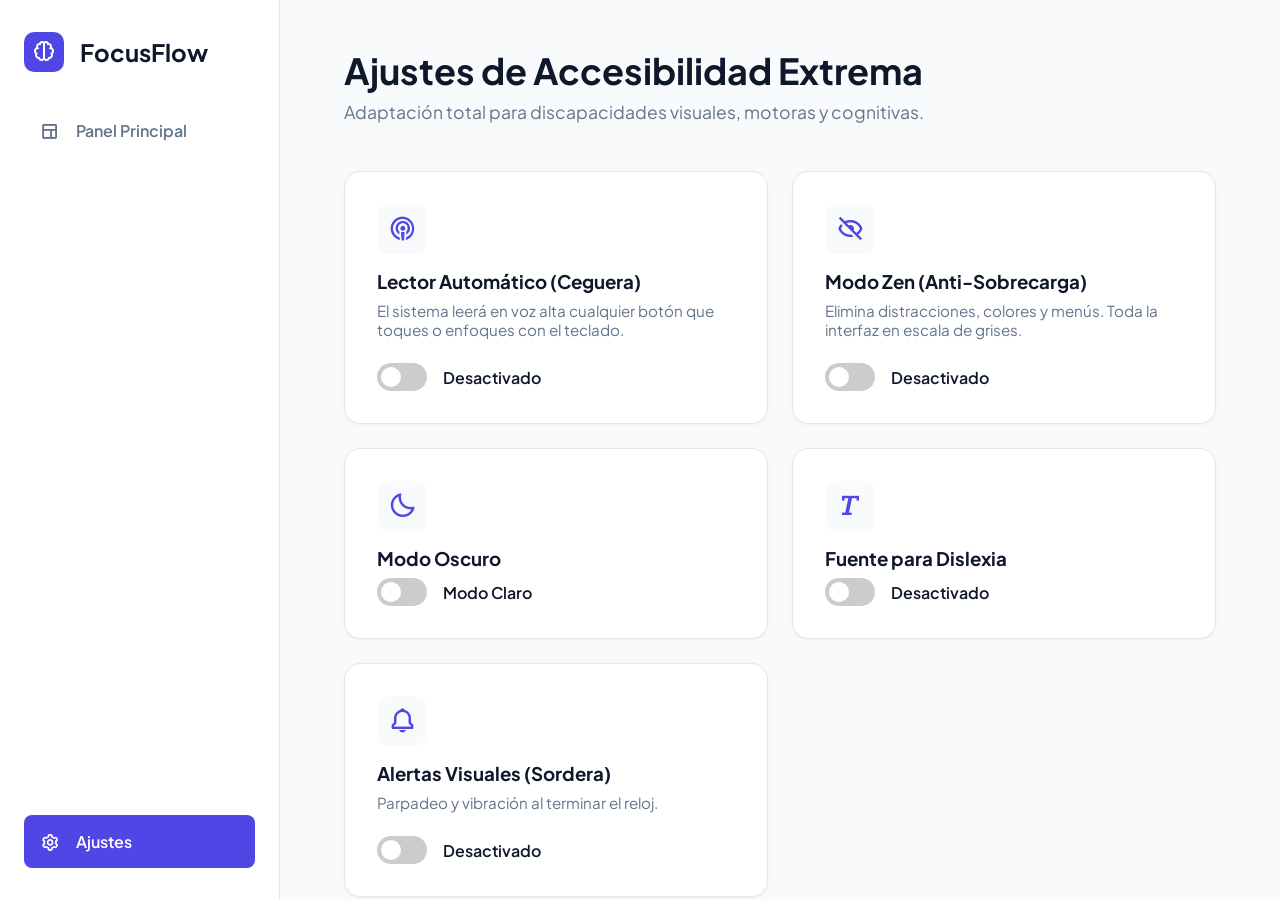
<file: configuracion.html>
<!DOCTYPE html>
<html lang="es" data-theme="light">
<head>
    <meta charset="UTF-8">
    <meta name="viewport" content="width=device-width, initial-scale=1.0">
    <title>Ajustes - FocusFlow Pro</title>
    <link href="https://fonts.googleapis.com/css2?family=Plus+Jakarta+Sans:wght@400;500;600;700&display=swap" rel="stylesheet">
    <link href='https://unpkg.com/boxicons@2.1.4/css/boxicons.min.css' rel='stylesheet'>
    <link rel="stylesheet" href="css/variables.css">
    <link rel="stylesheet" href="css/main.css">
    <link rel="stylesheet" href="css/animaciones.css">
    <script>
        if(localStorage.getItem('theme') === 'dark') document.documentElement.setAttribute('data-theme', 'dark');
        if(localStorage.getItem('dyslexiaMode') === 'true') document.documentElement.classList.add('dyslexia-mode');
        if(localStorage.getItem('zenMode') === 'true') document.documentElement.classList.add('zen-mode');
    </script>
</head>
<body>
    <div class="app-layout">
        <nav class="sidebar" aria-label="Menú principal">
            <div class="logo"><div class="logo-icon"><i class='bx bx-brain'></i></div><span>FocusFlow</span></div>
            <ul class="nav-links">
                <li><a href="index.html" aria-label="Ir al panel principal"><i class='bx bx-layout'></i> Panel Principal</a></li>
                <li class="spacer"></li>
                <li><a href="configuracion.html" class="active" aria-label="Ajustes actuales"><i class='bx bx-cog'></i> Ajustes</a></li>
            </ul>
        </nav>

        <main class="main-content">
            <header class="page-header">
                <div>
                    <h1>Ajustes de Accesibilidad Extrema</h1>
                    <p>Adaptación total para discapacidades visuales, motoras y cognitivas.</p>
                </div>
            </header>

            <div class="settings-grid">
                <div class="settings-card">
                    <div class="settings-icon"><i class='bx bx-podcast'></i></div>
                    <h3>Lector Automático (Ceguera)</h3>
                    <p>El sistema leerá en voz alta cualquier botón que toques o enfoques con el teclado.</p>
                    <div class="toggle-container">
                        <label class="switch"><input type="checkbox" id="hover-reader-toggle" aria-label="Activar lector automático"><span class="slider round"></span></label>
                        <span id="hover-reader-label">Desactivado</span>
                    </div>
                </div>

                <div class="settings-card">
                    <div class="settings-icon"><i class='bx bx-hide'></i></div>
                    <h3>Modo Zen (Anti-Sobrecarga)</h3>
                    <p>Elimina distracciones, colores y menús. Toda la interfaz en escala de grises.</p>
                    <div class="toggle-container">
                        <label class="switch"><input type="checkbox" id="zen-toggle" aria-label="Activar modo zen blanco y negro"><span class="slider round"></span></label>
                        <span id="zen-label">Desactivado</span>
                    </div>
                </div>

                <div class="settings-card">
                    <div class="settings-icon"><i class='bx bx-moon'></i></div>
                    <h3>Modo Oscuro</h3>
                    <div class="toggle-container">
                        <label class="switch"><input type="checkbox" id="theme-toggle" aria-label="Activar modo oscuro"><span class="slider round"></span></label>
                        <span id="theme-label">Modo Claro</span>
                    </div>
                </div>

                <div class="settings-card">
                    <div class="settings-icon"><i class='bx bx-text'></i></div>
                    <h3>Fuente para Dislexia</h3>
                    <div class="toggle-container">
                        <label class="switch"><input type="checkbox" id="dyslexia-toggle" aria-label="Activar fuente para dislexia"><span class="slider round"></span></label>
                        <span id="dyslexia-label">Desactivado</span>
                    </div>
                </div>

                <div class="settings-card">
                    <div class="settings-icon"><i class='bx bx-bell'></i></div>
                    <h3>Alertas Visuales (Sordera)</h3>
                    <p>Parpadeo y vibración al terminar el reloj.</p>
                    <div class="toggle-container">
                        <label class="switch"><input type="checkbox" id="visual-alerts-toggle" aria-label="Activar alertas visuales"><span class="slider round"></span></label>
                        <span id="visual-alerts-label">Desactivado</span>
                    </div>
                </div>
            </div>
        </main>
    </div>
    <div id="toast-container" aria-live="polite"></div>
    <script src="js/feedback.js"></script>
    <script src="js/voice-nav.js"></script>
    <script src="js/settings.js"></script>
</body>
</html>
</file>
<file: css/variables.css>
:root {
    --bg-body: #F8FAFC;
    --bg-surface: #FFFFFF;
    --text-main: #0F172A;
    --text-muted: #64748B;
    --primary: #4F46E5; 
    --primary-hover: #4338CA;
    --success: #10B981;
    --danger: #EF4444;
    --cat-compras: #F59E0B; 
    --cat-estudio: #8B5CF6; 
    --cat-trabajo: #3B82F6; 
    --cat-ejercicio: #10B981; 
    --cat-salud: #EF4444; 
    --cat-hogar: #EC4899; 
    --cat-general: #94A3B8; 
    --border: #E2E8F0;
    --radius-sm: 8px;
    --radius-md: 16px;
    --radius-lg: 24px;
    --shadow-sm: 0 1px 3px rgba(0,0,0,0.05);
    --shadow-md: 0 10px 15px -3px rgba(0,0,0,0.05), 0 4px 6px -2px rgba(0,0,0,0.025);
    --transition: all 0.3s cubic-bezier(0.4, 0, 0.2, 1);
}

[data-theme="dark"] {
    --bg-body: #0F172A;
    --bg-surface: #1E293B;
    --text-main: #F8FAFC;
    --text-muted: #94A3B8;
    --border: #334155;
    --shadow-sm: 0 1px 3px rgba(0,0,0,0.3);
    --shadow-md: 0 10px 15px -3px rgba(0,0,0,0.5);
    --primary: #6366F1;
    --primary-hover: #818CF8;
}

* { margin: 0; padding: 0; box-sizing: border-box; }
body { font-family: 'Plus Jakarta Sans', system-ui, sans-serif; background-color: var(--bg-body); color: var(--text-main); transition: background-color 0.3s ease, color 0.3s ease; }
</file>
<file: css/main.css>
.app-layout { display: flex; height: 100vh; overflow: hidden; }
.sidebar { width: 280px; background-color: var(--bg-surface); border-right: 1px solid var(--border); padding: 2rem 1.5rem; display: flex; flex-direction: column; transition: var(--transition); z-index: 100; }
.logo { display: flex; align-items: center; gap: 1rem; font-size: 1.5rem; font-weight: 700; margin-bottom: 2rem; color: var(--text-main); }
.logo-icon { background: var(--primary); color: white; width: 40px; height: 40px; border-radius: 10px; display: flex; align-items: center; justify-content: center; }

.nav-links { list-style: none; display: flex; flex-direction: column; gap: 0.5rem; flex: 1; }
.spacer { flex: 1; }
.nav-links a { display: flex; align-items: center; gap: 1rem; padding: 1rem; text-decoration: none; color: var(--text-muted); font-weight: 600; border-radius: var(--radius-sm); transition: var(--transition); outline: none; }
.nav-links a i { font-size: 1.25rem; }
.nav-links a:hover, .nav-links a:focus { background-color: var(--bg-body); color: var(--text-main); }
.nav-links a.active { background-color: var(--primary); color: white; }

.btn-help-shortcuts { background: transparent; border: 1px solid var(--border); color: var(--text-muted); padding: 0.8rem; border-radius: var(--radius-sm); font-weight: 600; display: flex; justify-content: center; gap: 0.5rem; cursor: pointer; transition: var(--transition); margin-top: 1rem;}
.btn-help-shortcuts:hover { background: var(--bg-body); color: var(--text-main); }

.main-content { flex: 1; overflow-y: auto; padding: 3rem 4rem; position: relative; }
.page-header { display: flex; justify-content: space-between; align-items: flex-start; margin-bottom: 3rem; }
.page-header h1 { font-size: 2.25rem; font-weight: 700; margin-bottom: 0.5rem; }
.page-header p { color: var(--text-muted); font-size: 1.1rem; }
.cloud-status { display: flex; align-items: center; gap: 0.5rem; background: var(--bg-surface); padding: 0.5rem 1rem; border-radius: 20px; box-shadow: var(--shadow-sm); font-size: 0.875rem; font-weight: 600; border: 1px solid var(--border); }

.smart-input-container { display: flex; align-items: center; gap: 1rem; background: var(--bg-surface); padding: 0.75rem; border-radius: var(--radius-md); box-shadow: var(--shadow-md); border: 1px solid var(--border); transition: var(--transition); }
.smart-input-container:focus-within { border-color: var(--primary); }
.icon-btn { background: none; border: none; font-size: 1.5rem; color: var(--text-muted); cursor: pointer; padding: 0.5rem; border-radius: 50%; transition: var(--transition); outline: none; }
.icon-btn:hover, .icon-btn:focus { color: var(--primary); background: var(--bg-body); }
input[type="text"], input[type="number"] { flex: 1; border: none; outline: none; font-size: 1.1rem; color: var(--text-main); font-family: inherit; background: transparent; }
input::placeholder { color: #9CA3AF; }

button { display: inline-flex; align-items: center; justify-content: center; gap: 0.5rem; padding: 0.875rem 1.5rem; font-size: 1rem; font-weight: 600; border: none; border-radius: var(--radius-sm); cursor: pointer; font-family: inherit; transition: var(--transition); outline: none; }
button:focus { box-shadow: 0 0 0 3px rgba(79, 70, 229, 0.4); }
.btn-primary { background-color: var(--primary); color: white; }
.btn-primary:hover { filter: brightness(1.1); transform: translateY(-1px); }
.btn-secondary { background: var(--bg-surface); color: var(--text-main); border: 1px solid var(--border); }
.btn-secondary:hover { background: var(--bg-body); }
.btn-success { background-color: var(--success); color: white; }
.btn-magic { background: #8B5CF6; color: white; font-size: 0.85rem; padding: 0.4rem 0.8rem; border-radius: 20px; }
.btn-magic:hover { background: #7C3AED; }
.btn-focus-clear { background: var(--primary); color: white; font-size: 0.9rem; padding: 0.5rem 1rem; border-radius: 8px; }
.btn-focus-clear:hover { background: var(--primary-hover); }

.time-estimator { display: flex; align-items: center; gap: 1rem; margin-top: 1rem; padding-left: 0.5rem; }
.estimator-label { font-size: 0.9rem; color: var(--text-muted); font-weight: 500; }
.time-chips { display: flex; gap: 0.5rem; }
.chip { background: var(--bg-surface); border: 1px solid var(--border); color: var(--text-muted); padding: 0.4rem 1rem; border-radius: 20px; font-size: 0.85rem; font-weight: 600; cursor: pointer; transition: var(--transition); }
.chip:hover, .chip:focus { border-color: var(--primary); color: var(--primary); }
.chip.active { background: rgba(79, 70, 229, 0.1); border-color: var(--primary); color: var(--primary); }

.tasks-header { display: flex; justify-content: space-between; align-items: center; margin-bottom: 1.5rem; }
.task-filters { display: flex; gap: 0.5rem; background: var(--bg-surface); padding: 0.3rem; border-radius: var(--radius-sm); border: 1px solid var(--border); }
.filter-btn { background: transparent; color: var(--text-muted); padding: 0.5rem 1rem; border-radius: 6px; font-size: 0.9rem; border: none; }
.filter-btn.active { background: var(--bg-body); color: var(--text-main); box-shadow: var(--shadow-sm); }

.task-list { display: flex; flex-direction: column; gap: 1rem; }
.task-item { display: flex; align-items: center; gap: 1rem; background: var(--bg-surface); padding: 1.25rem 1.5rem; border-radius: var(--radius-md); box-shadow: var(--shadow-sm); border: 1px solid var(--border); transition: var(--transition); }
.task-item.completed { opacity: 0.5; }
.task-item.completed .task-text { text-decoration: line-through; }
.task-item.hidden { display: none !important; }

.cat-icon { width: 48px; height: 48px; border-radius: 12px; display: flex; align-items: center; justify-content: center; font-size: 1.5rem; flex-shrink: 0; }
.cat-compras { background: rgba(245, 158, 11, 0.2); color: var(--cat-compras); }
.cat-estudio { background: rgba(139, 92, 246, 0.2); color: var(--cat-estudio); }
.cat-trabajo { background: rgba(59, 130, 246, 0.2); color: var(--cat-trabajo); }
.cat-general { background: rgba(148, 163, 184, 0.2); color: var(--cat-general); }
.cat-ejercicio { background: rgba(16, 185, 129, 0.2); color: var(--cat-ejercicio); }
.cat-salud { background: rgba(239, 68, 68, 0.2); color: var(--cat-salud); }
.cat-hogar { background: rgba(236, 72, 153, 0.2); color: var(--cat-hogar); }

.task-content { flex: 1; display: flex; flex-direction: column; gap: 0.3rem; }
.task-text { font-size: 1.1rem; font-weight: 500; color: var(--text-main); display: block; }
.task-meta { font-size: 0.85rem; color: var(--text-muted); display: flex; gap: 1rem; align-items: center; flex-wrap: wrap;}
.time-badge { background: var(--bg-body); padding: 0.2rem 0.6rem; border-radius: 6px; font-weight: 600; color: var(--primary); }

.subtasks-container { background: var(--bg-body); padding: 1rem; border-radius: 8px; margin-top: 0.5rem; border: 1px dashed var(--border); }
.subtask-item { display: flex; align-items: center; gap: 0.5rem; font-size: 0.9rem; color: var(--text-muted); margin-bottom: 0.3rem; }

.stats-grid { display: grid; grid-template-columns: repeat(auto-fit, minmax(200px, 1fr)); gap: 1.5rem; }
.stat-card { background: var(--bg-surface); padding: 2rem; border-radius: var(--radius-md); box-shadow: var(--shadow-sm); border: 1px solid var(--border); text-align: center; display: flex; flex-direction: column; align-items: center; justify-content: center;}
.stat-icon { width: 60px; height: 60px; border-radius: 50%; display: flex; align-items: center; justify-content: center; font-size: 2rem; margin-bottom: 1rem; }
.stat-card h3 { font-size: 2.5rem; color: var(--text-main); margin-bottom: 0.5rem; }
.stat-card p { color: var(--text-muted); font-size: 1rem; font-weight: 500; }

#focus-view { height: 100%; display: flex; flex-direction: column; }
.focus-layout { display: grid; grid-template-columns: 1.5fr 1fr; gap: 3rem; flex: 1; margin-top: 1rem; }
.focus-container { display: flex; flex-direction: column; align-items: center; justify-content: center; text-align: center; }
.focus-title { font-size: 1.5rem; color: var(--text-muted); margin-bottom: 2rem; font-weight: 500; }
.focus-controls { display: flex; gap: 1rem; margin-top: 2rem; }
.btn-large { padding: 1rem 2.5rem; font-size: 1.25rem; border-radius: 100px; }

.timer-circle-container { position: relative; width: 280px; height: 280px; margin: 0 auto; }
.timer-svg { width: 100%; height: 100%; transform: rotate(-90deg); }
.timer-bg { fill: none; stroke: var(--border); stroke-width: 8; }
.timer-progress { fill: none; stroke: var(--primary); stroke-width: 8; stroke-linecap: round; stroke-dasharray: 722; stroke-dashoffset: 0; transition: stroke-dashoffset 1s linear; }
.timer-display-absolute { position: absolute; top: 50%; left: 50%; transform: translate(-50%, -50%); font-size: 4.5rem; font-weight: 700; color: var(--text-main); font-variant-numeric: tabular-nums; letter-spacing: -2px; }

.brain-dump-container { background: var(--bg-surface); border: 2px dashed var(--border); border-radius: var(--radius-md); padding: 2rem; display: flex; flex-direction: column; height: 80%; margin-top: auto; margin-bottom: auto;}
.brain-dump-container h3 { color: var(--primary); margin-bottom: 0.5rem; display: flex; align-items: center; gap: 0.5rem; }
.brain-dump-container p { font-size: 0.9rem; color: var(--text-muted); margin-bottom: 1.5rem; }
.dump-input-wrapper { display: flex; gap: 0.5rem; margin-bottom: 1.5rem; }
.dump-input-wrapper input { flex: 1; border: 2px solid var(--border); padding: 0.8rem; border-radius: 8px; background: var(--bg-body); color: var(--text-main); outline: none;}
.dump-input-wrapper input:focus { border-color: var(--primary); }
.dump-list { list-style: none; overflow-y: auto; flex: 1; display: flex; flex-direction: column; gap: 0.5rem; }
.dump-list li { background: var(--bg-body); padding: 0.8rem; border-radius: 6px; font-size: 0.9rem; border-left: 3px solid var(--primary); animation: slideIn 0.3s ease; color: var(--text-main);}

.modal { position: fixed; top: 0; left: 0; width: 100%; height: 100%; background: rgba(0,0,0,0.5); backdrop-filter: blur(4px); display: flex; align-items: center; justify-content: center; z-index: 1000; opacity: 1; transition: opacity 0.3s ease;}
.modal.hidden { opacity: 0; pointer-events: none; }
.modal-content { background: var(--bg-surface); padding: 2.5rem; border-radius: var(--radius-lg); width: 90%; max-width: 500px; box-shadow: var(--shadow-md); transform: scale(1); transition: transform 0.3s ease;}
.modal.hidden .modal-content { transform: scale(0.9); }
.modal-header { display: flex; justify-content: space-between; align-items: center; margin-bottom: 1.5rem; color: var(--text-main); }
.shortcuts-list { list-style: none; display: flex; flex-direction: column; gap: 1rem; }
.shortcuts-list li { display: flex; align-items: center; gap: 1rem; color: var(--text-muted); font-size: 1.05rem;}
kbd { background: var(--bg-body); border: 1px solid var(--border); padding: 0.3rem 0.6rem; border-radius: 6px; font-family: monospace; font-weight: bold; color: var(--text-main); box-shadow: 0 2px 0 var(--border); }

.hidden { display: none !important; }

.settings-grid { display: grid; grid-template-columns: repeat(auto-fit, minmax(300px, 1fr)); gap: 1.5rem; }
.settings-card { background: var(--bg-surface); padding: 2rem; border-radius: var(--radius-md); box-shadow: var(--shadow-sm); border: 1px solid var(--border); }
.settings-icon { width: 50px; height: 50px; background: var(--bg-body); border-radius: 12px; display: flex; align-items: center; justify-content: center; font-size: 1.8rem; color: var(--primary); margin-bottom: 1rem; }
.settings-card h3 { margin-bottom: 0.5rem; }
.settings-card p { color: var(--text-muted); font-size: 0.95rem; margin-bottom: 1.5rem; }
.setting-input { width: 100%; padding: 0.8rem; border: 2px solid var(--border); border-radius: var(--radius-sm); font-size: 1rem; margin-bottom: 0.5rem; background: var(--bg-body); color: var(--text-main); }
.toggle-container { display: flex; align-items: center; gap: 1rem; font-weight: 600; }
.switch { position: relative; display: inline-block; width: 50px; height: 28px; }
.switch input { opacity: 0; width: 0; height: 0; }
.slider { position: absolute; cursor: pointer; top: 0; left: 0; right: 0; bottom: 0; background-color: #ccc; transition: .4s; border-radius: 34px; }
.slider:before { position: absolute; content: ""; height: 20px; width: 20px; left: 4px; bottom: 4px; background-color: white; transition: .4s; border-radius: 50%; }
input:checked + .slider { background-color: var(--primary); }
input:checked + .slider:before { transform: translateX(22px); }

.dyslexia-mode { font-family: 'Comic Sans MS', 'Arial', sans-serif !important; letter-spacing: 0.08em !important; word-spacing: 0.15em !important; line-height: 1.6 !important; }
.dyslexia-mode h1, .dyslexia-mode h2, .dyslexia-mode h3 { letter-spacing: 0.05em !important; }
.screen-flash { animation: successFlash 1.5s ease-in-out; }
@keyframes successFlash { 0%, 100% { background-color: var(--bg-body); } 30%, 70% { background-color: rgba(16, 185, 129, 0.3); } }
@keyframes slideIn { from { opacity: 0; transform: translateX(20px); } to { opacity: 1; transform: translateX(0); } }

/* Estilos Exclusivos Pro (Prioridad y Zen) */
.priority-select { background: var(--bg-surface); border: 1px solid var(--border); color: var(--text-main); padding: 0.8rem; border-radius: 8px; font-weight: 600; outline: none; font-family: inherit; cursor: pointer; transition: var(--transition); }
.priority-select:focus { border-color: var(--primary); }
.priority-badge { font-size: 0.75rem; padding: 0.2rem 0.5rem; border-radius: 12px; font-weight: 700; margin-right: 0.5rem; }
.prio-alta { background: rgba(239, 68, 68, 0.1); color: #EF4444; border: 1px solid rgba(239, 68, 68, 0.3); }
.prio-media { background: rgba(245, 158, 11, 0.1); color: #F59E0B; border: 1px solid rgba(245, 158, 11, 0.3); }
.prio-baja { background: rgba(16, 185, 129, 0.1); color: #10B981; border: 1px solid rgba(16, 185, 129, 0.3); }

.level-badge { background: var(--bg-body); border: 1px solid var(--border); border-radius: 12px; padding: 1rem; margin-bottom: 2rem; box-shadow: inset 0 2px 4px rgba(0,0,0,0.02); }
.level-info { display: flex; justify-content: space-between; margin-bottom: 0.5rem; font-weight: 700; font-size: 0.9rem; }
.level-text { color: var(--primary); }
.xp-text { color: var(--text-muted); font-weight: 600; }
.level-bar-bg { background: var(--border); height: 8px; border-radius: 4px; overflow: hidden; }
.level-bar-fill { background: linear-gradient(90deg, var(--primary), #8B5CF6); height: 100%; width: 0%; transition: width 1s cubic-bezier(0.4, 0, 0.2, 1); }

.zen-mode { filter: grayscale(100%) contrast(1.1) !important; background-color: #FAFAFA !important;}
.zen-mode .sidebar { display: none !important; }
.zen-mode .main-content { padding: 5rem 15% !important; max-width: 1200px; margin: 0 auto;}
.zen-mode .cat-icon, .zen-mode .time-chips, .zen-mode .priority-select { display: none !important; }
.zen-mode .cloud-status { opacity: 0; }
</file>
<file: css/animaciones.css>
#toast-container { position: fixed; bottom: 30px; right: 30px; z-index: 1000; display: flex; flex-direction: column; gap: 10px; }
.toast { background-color: var(--text-main); color: white; padding: 1rem 1.5rem; border-radius: var(--radius-sm); box-shadow: var(--shadow-md); font-weight: 500; display: flex; align-items: center; gap: 0.5rem; animation: slideUp 0.4s cubic-bezier(0.16, 1, 0.3, 1); }
@keyframes slideUp { from { transform: translateY(100%); opacity: 0; } to { transform: translateY(0); opacity: 1; } }
.voice-indicator { font-size: 0.875rem; color: var(--primary); font-weight: 600; margin-top: 0.5rem; margin-left: 1rem; animation: pulseText 1.5s infinite; }
@keyframes pulseText { 0% { opacity: 0.5; } 50% { opacity: 1; } 100% { opacity: 0.5; } }
.listening i { color: var(--danger); animation: pulseIcon 1.5s infinite; }
@keyframes pulseIcon { 0% { transform: scale(1); } 50% { transform: scale(1.2); } 100% { transform: scale(1); } }
</file>
